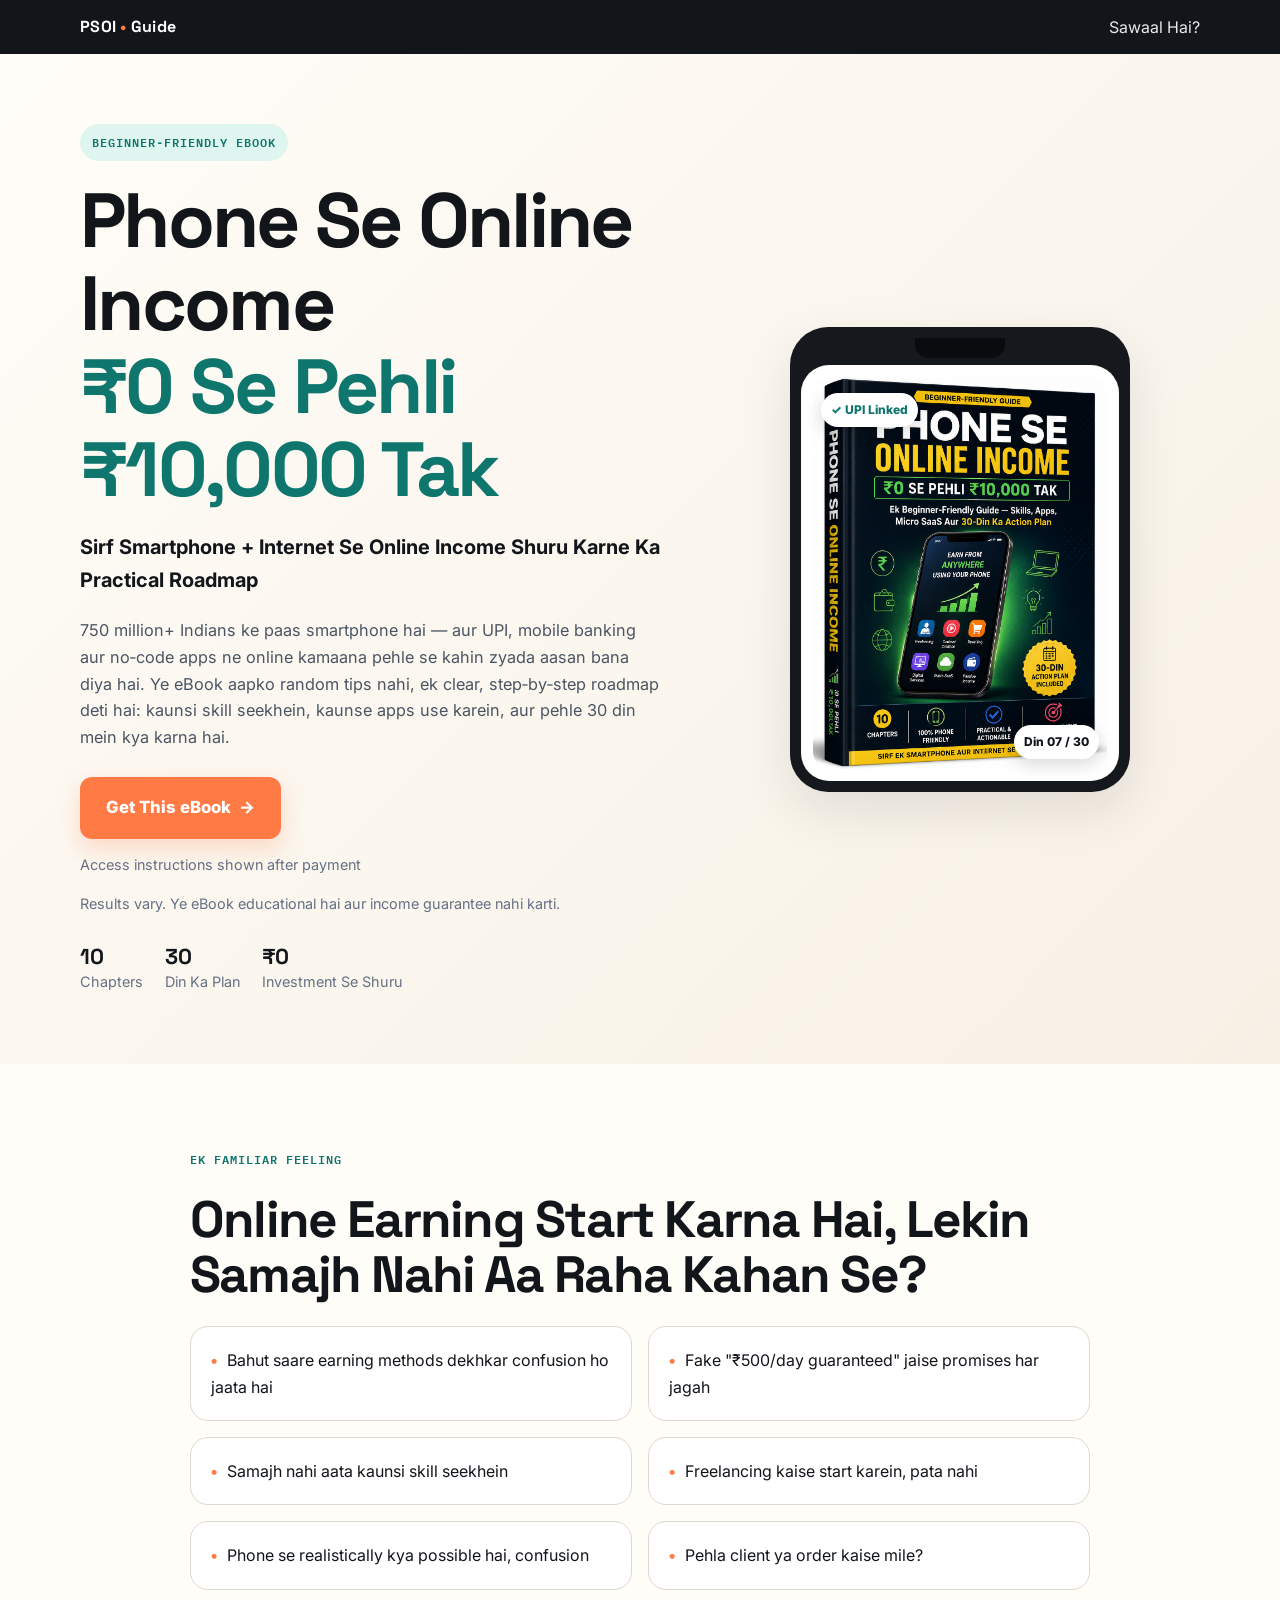
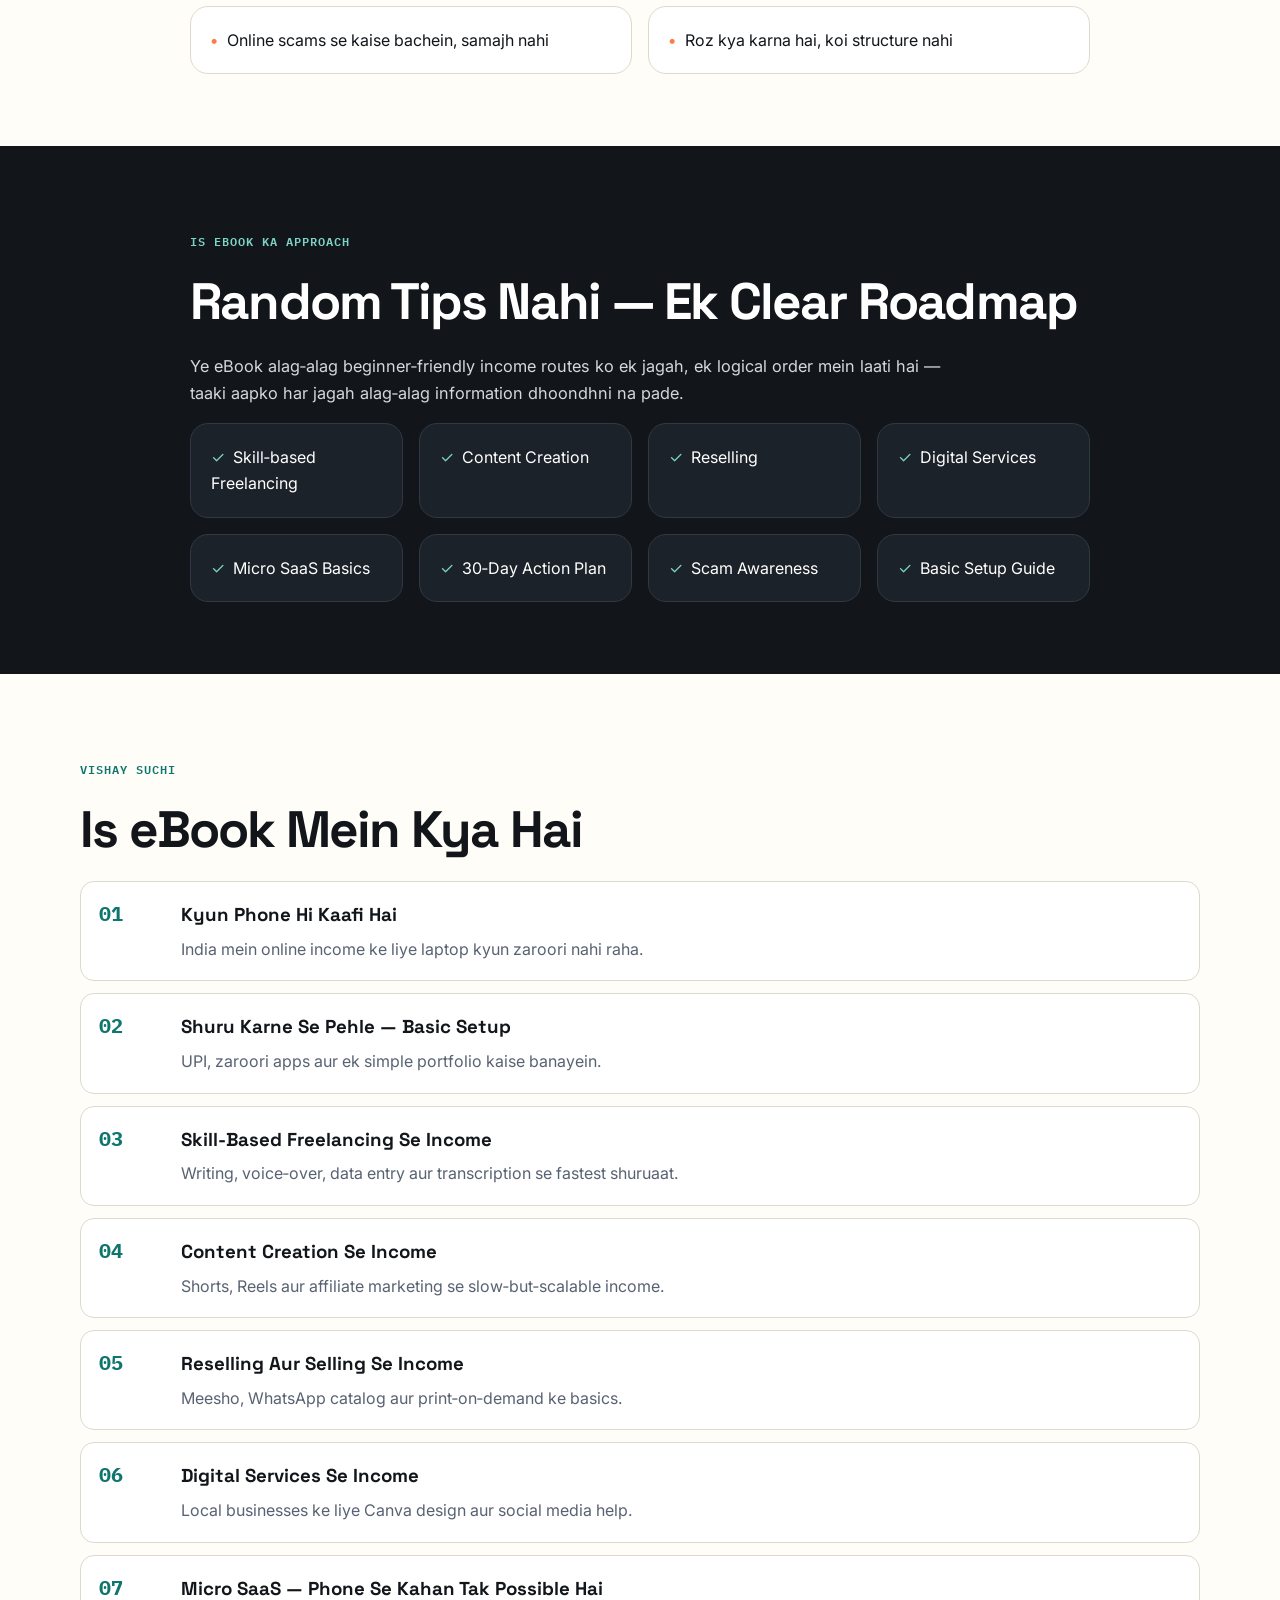
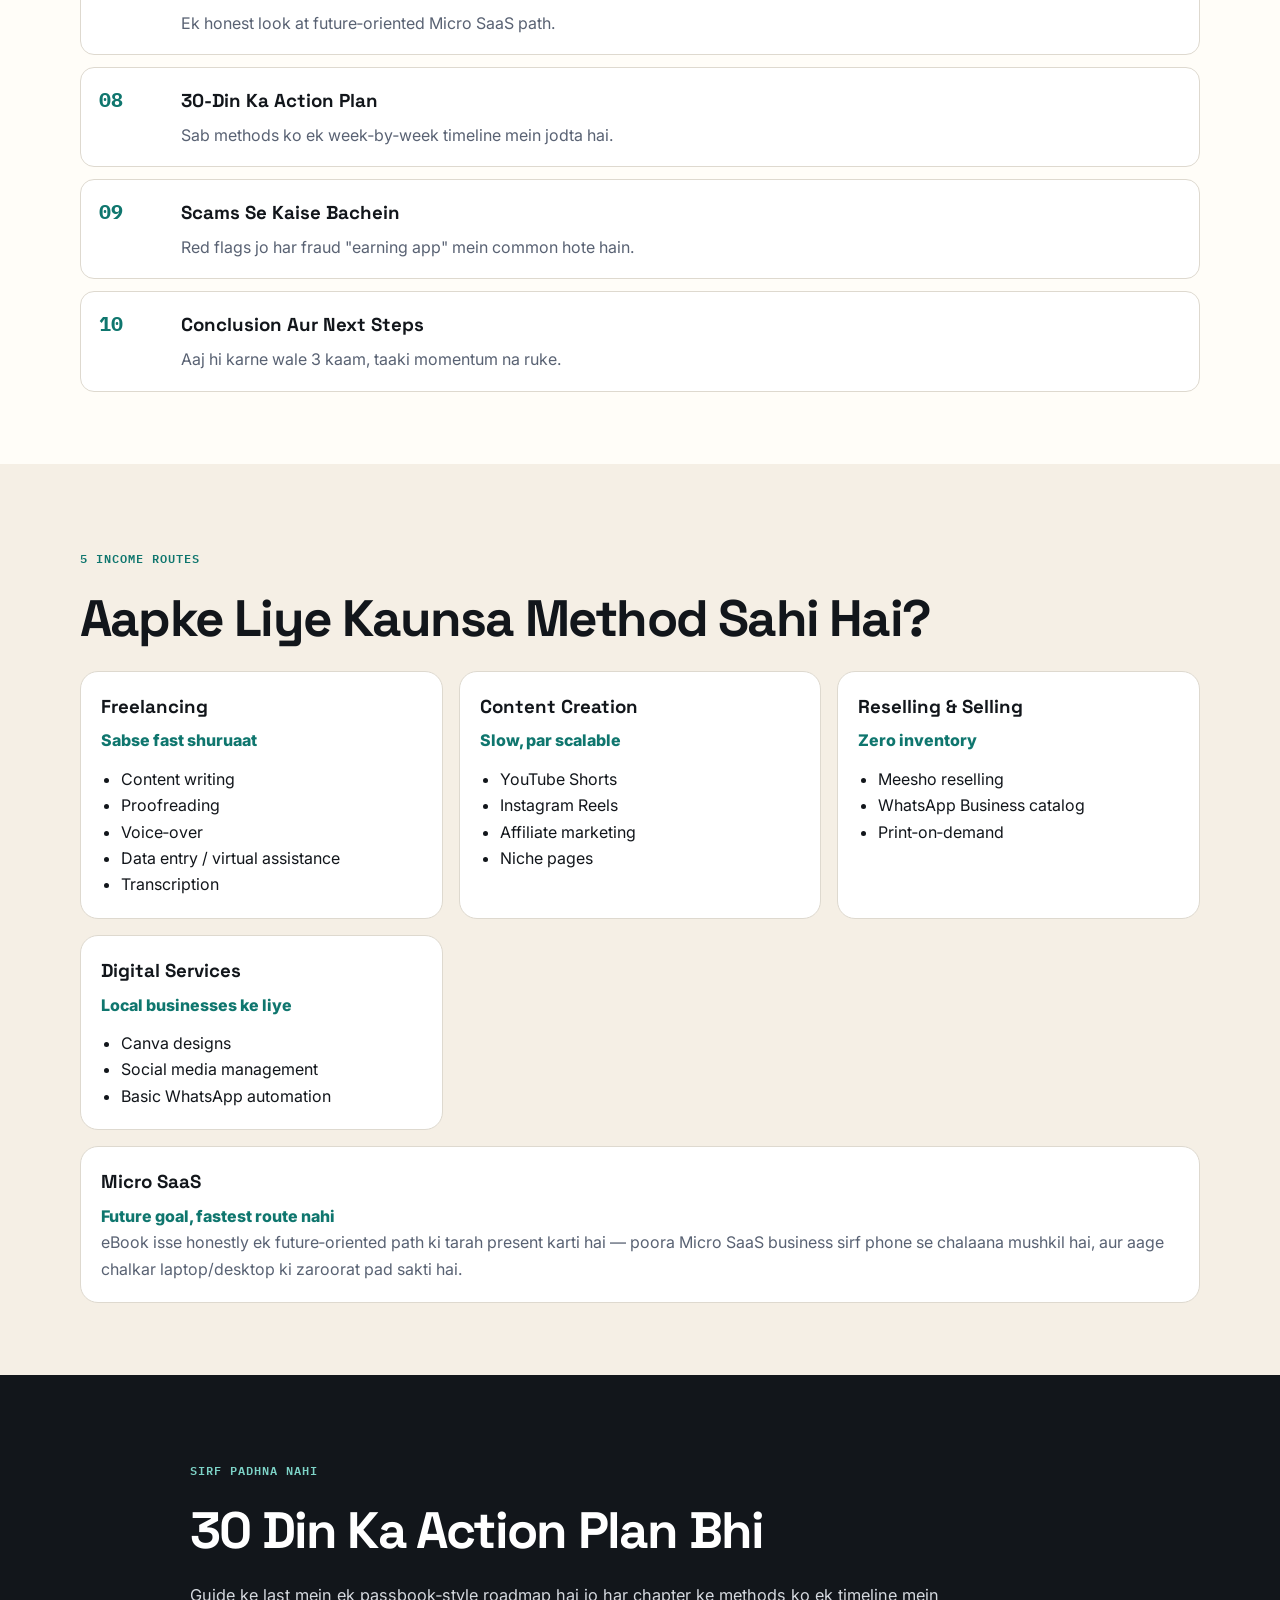
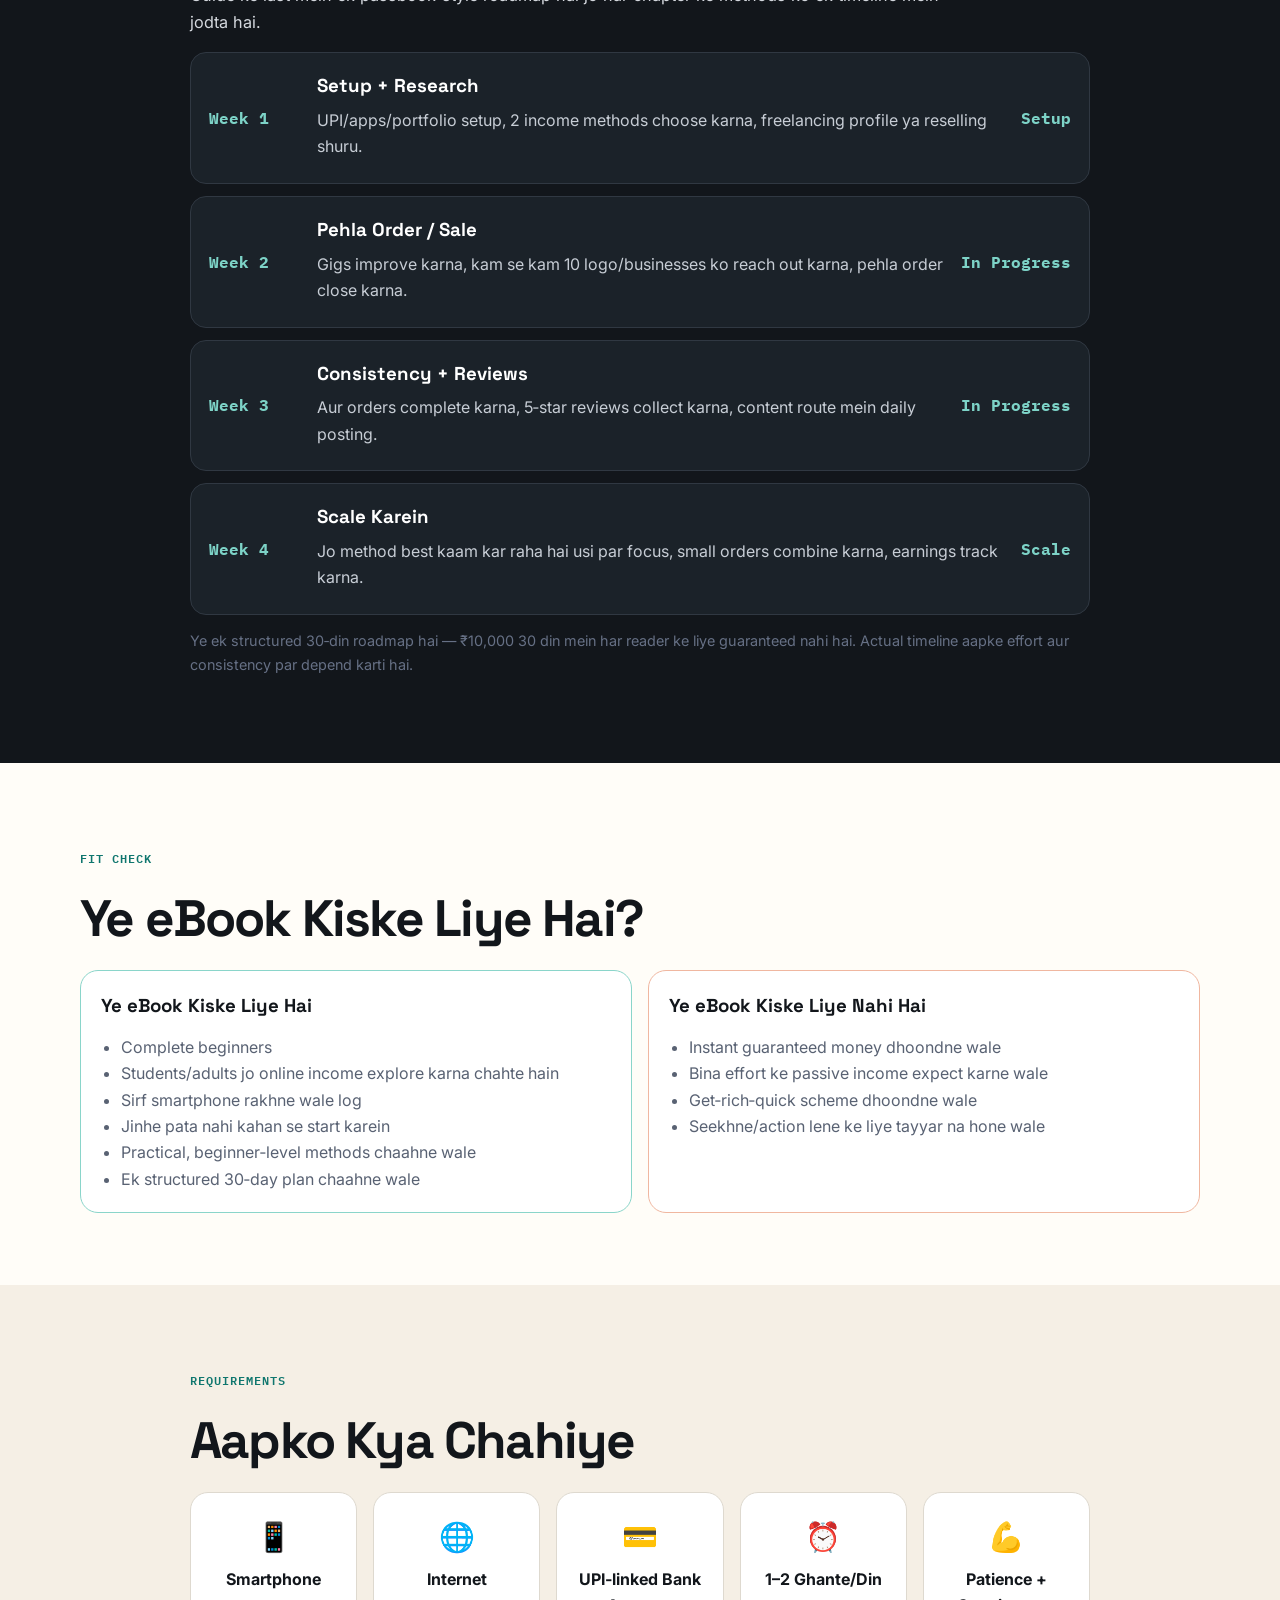
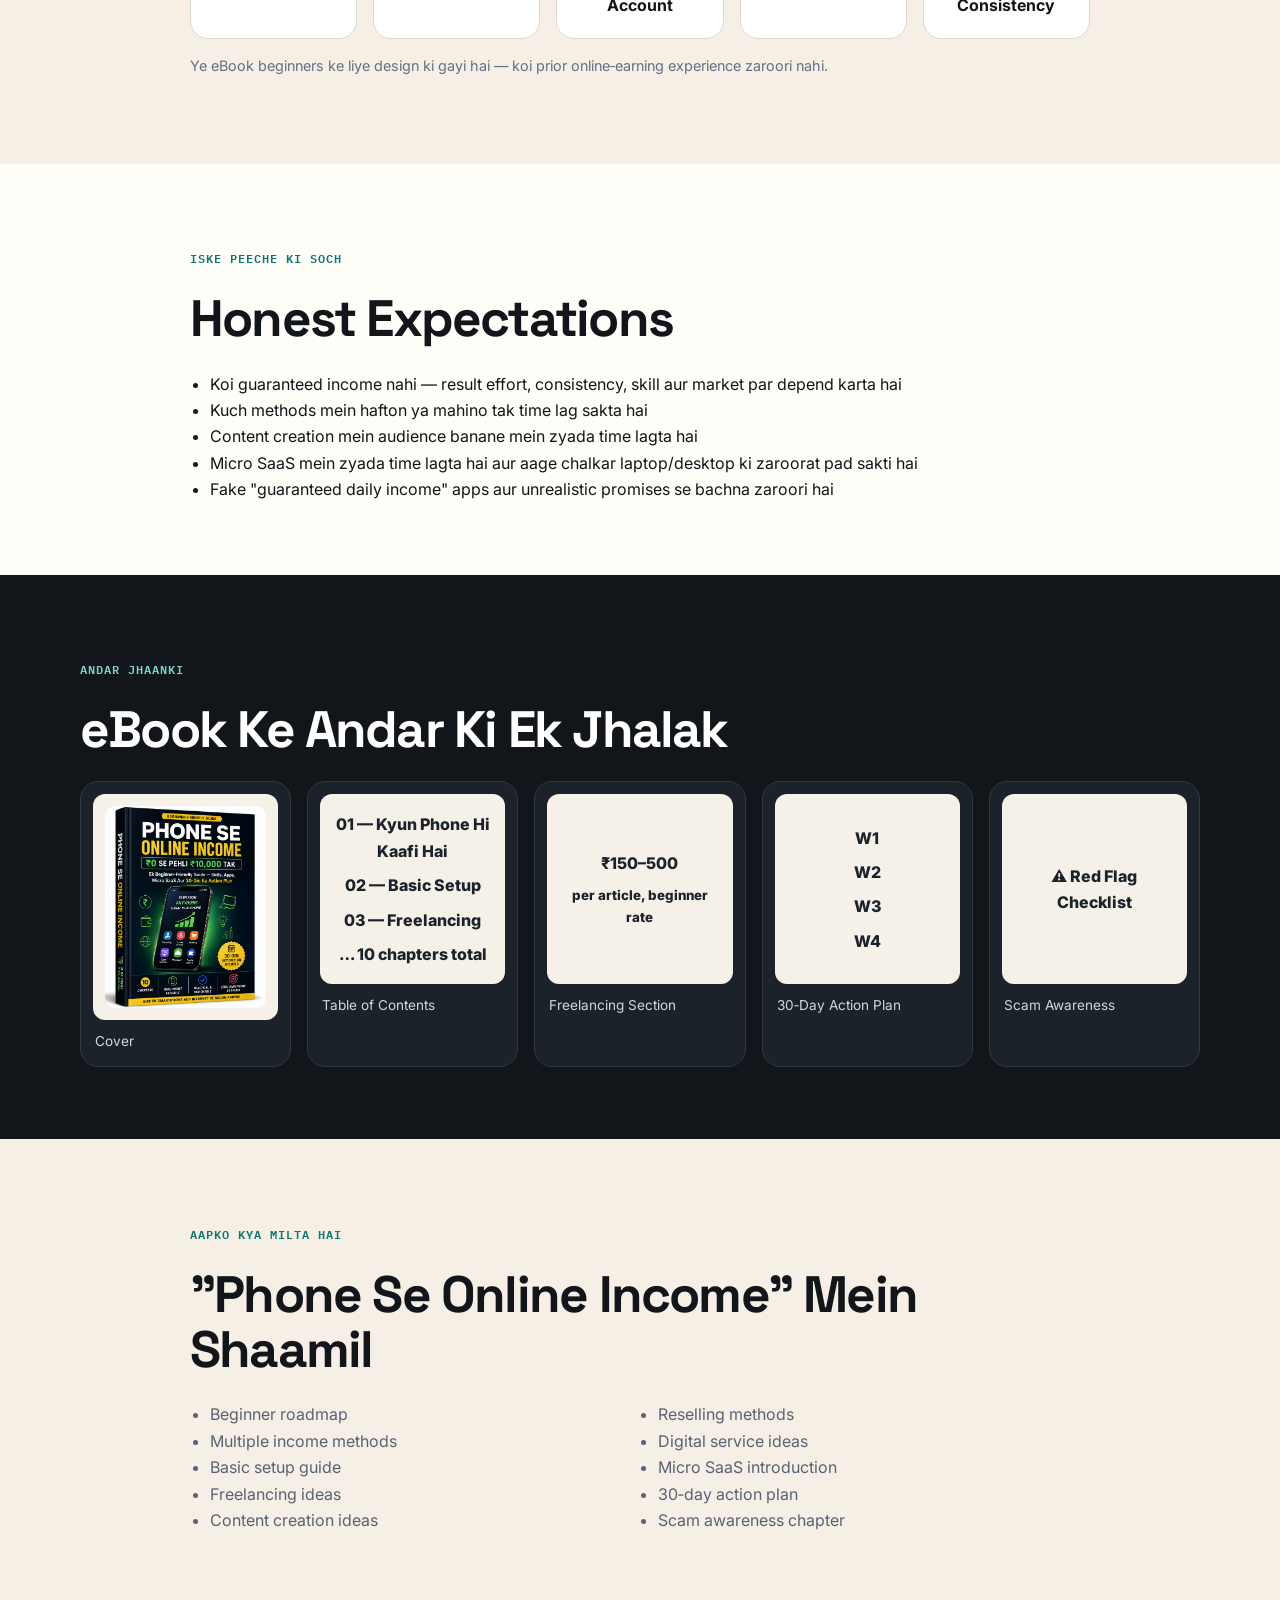
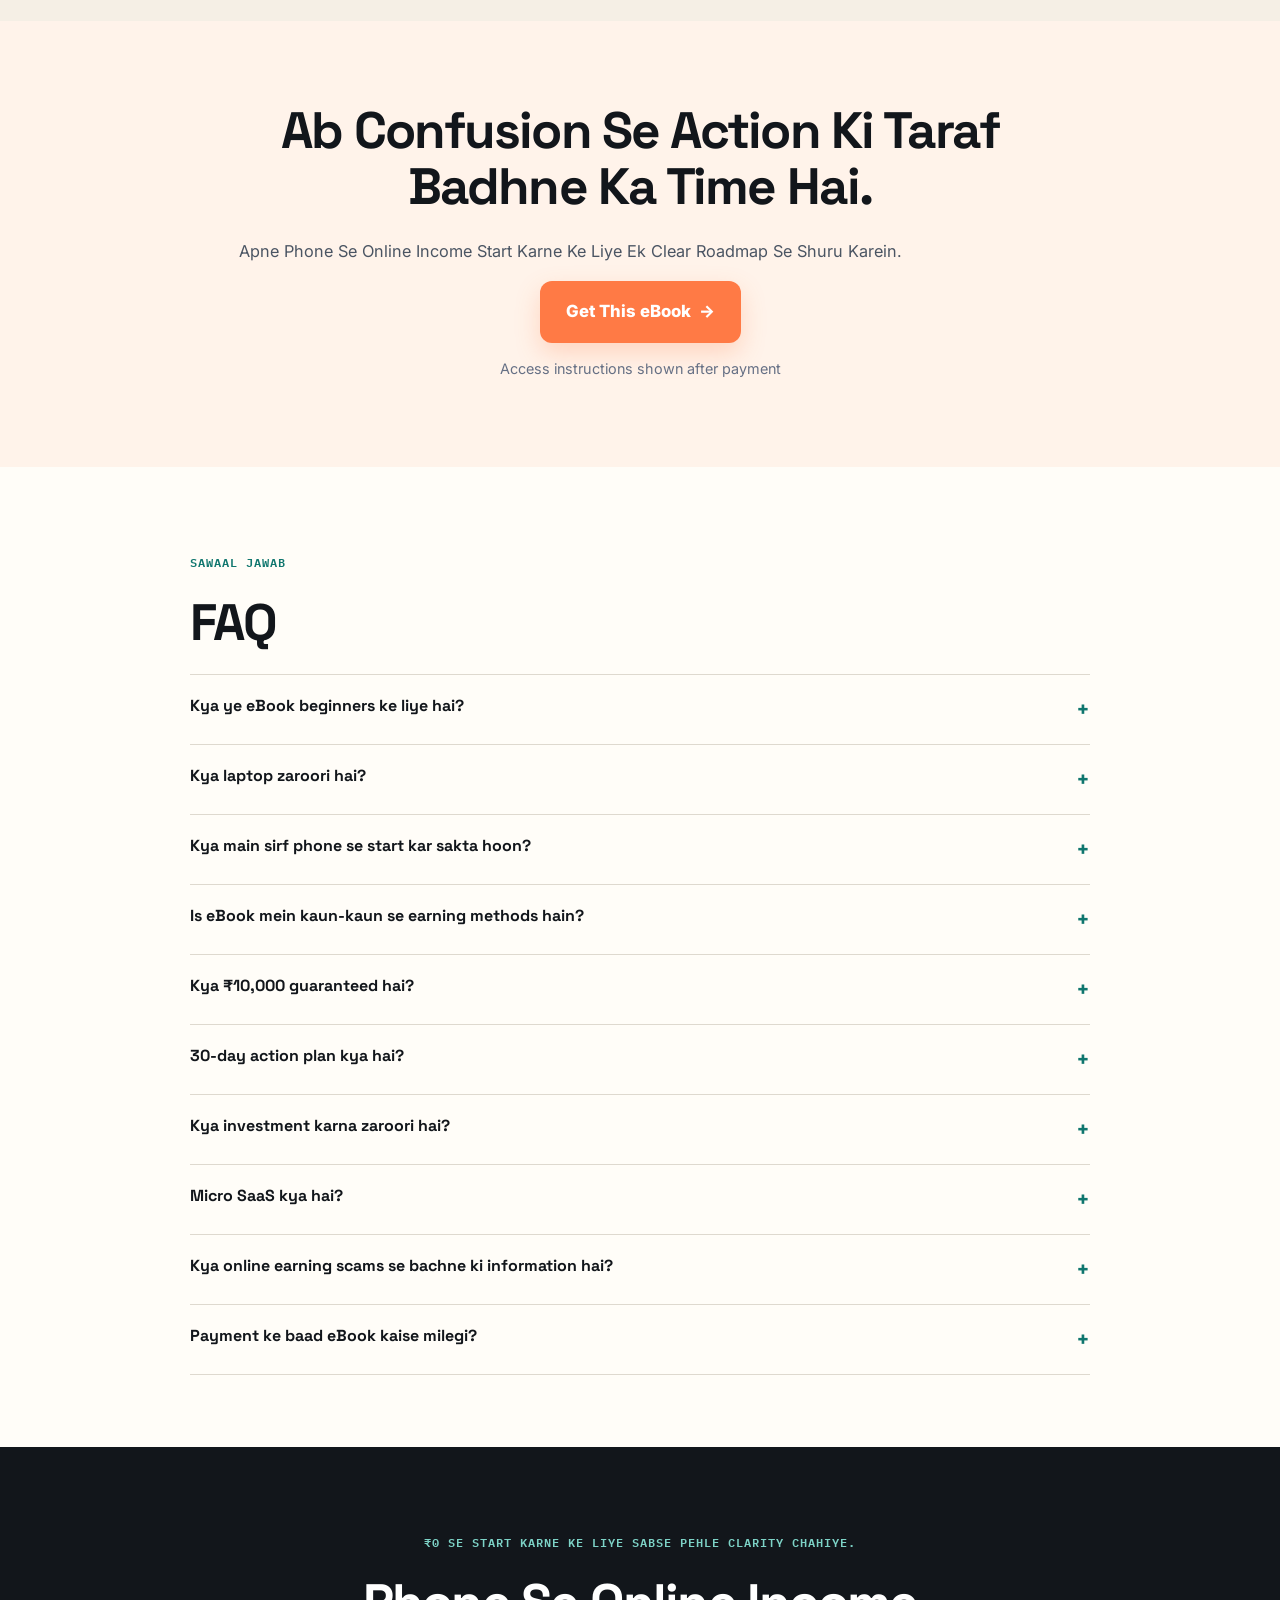
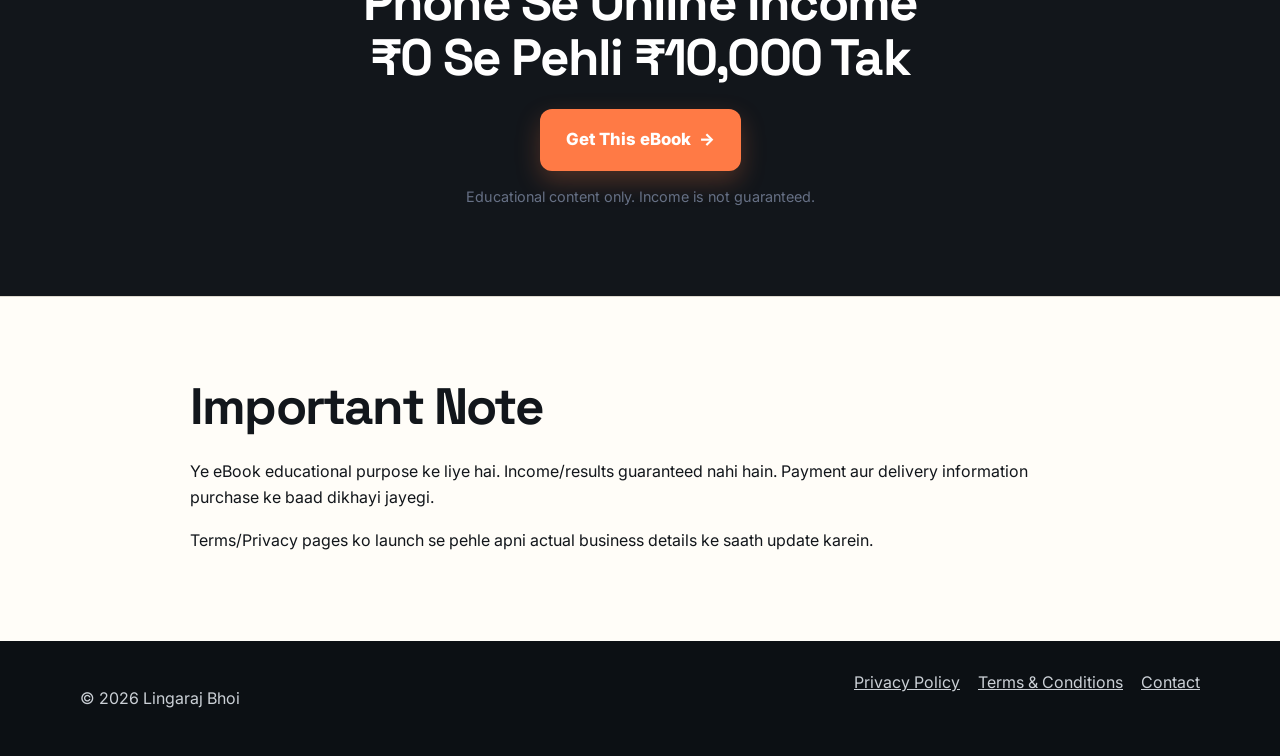
<file: index.html>
<!DOCTYPE html>
<html lang="hi-IN">
<head>
<meta charset="UTF-8">
<meta name="viewport" content="width=device-width, initial-scale=1.0">
<title>Phone Se Online Income: ₹0 Se Pehli ₹10,000 Tak | Beginner Guide</title>
<meta name="description" content="Smartphone aur internet se online income shuru karne ke practical methods — freelancing, content creation, reselling, digital services aur 30-day action plan. Ek honest, beginner-friendly eBook.">
<meta name="keywords" content="phone se online income, online earning from mobile, online income for beginners, smartphone se paise kaise kamaye, freelancing for beginners, online earning India, 30 day online income plan">

<meta property="og:type" content="product">
<meta property="og:title" content="Phone Se Online Income: ₹0 Se Pehli ₹10,000 Tak">
<meta property="og:description" content="Sirf smartphone aur internet se online income shuru karne ka practical, honest roadmap — 30-din ka action plan ke saath.">
<meta property="og:site_name" content="Phone Se Online Income">

<link rel="preconnect" href="https://fonts.googleapis.com">
<link rel="preconnect" href="https://fonts.gstatic.com" crossorigin>
<link href="https://fonts.googleapis.com/css2?family=Space+Grotesk:wght@500;600;700&family=Inter:wght@400;500;600;700&family=IBM+Plex+Mono:wght@500;600&display=swap" rel="stylesheet">
<link rel="stylesheet" href="style.css">
</head>
<body>

<a class="skip-link" href="#main">Content par jump karein</a>

<!-- ============ TOP BAR ============ -->
<header class="topbar">
  <div class="wrap topbar__inner">
    <span class="topbar__mark">PSOI<span class="dot">•</span>Guide</span>
    <a href="#faq" class="topbar__link">Sawaal Hai?</a>
  </div>
</header>

<main id="main">

<!-- ============ HERO ============ -->
<section class="hero">
  <div class="wrap hero__grid">
    <div class="hero__copy">
      <span class="badge">Beginner‑Friendly eBook</span>
      <h1 class="hero__title">Phone Se Online Income<br><span class="hero__title-accent">₹0 Se Pehli ₹10,000 Tak</span></h1>
      <p class="hero__sub">Sirf Smartphone + Internet Se Online Income Shuru Karne Ka Practical Roadmap</p>
      <p class="hero__desc">750 million+ Indians ke paas smartphone hai — aur UPI, mobile banking aur no‑code apps ne online kamaana pehle se kahin zyada aasan bana diya hai. Ye eBook aapko random tips nahi, ek clear, step‑by‑step roadmap deti hai: kaunsi skill seekhein, kaunse apps use karein, aur pehle 30 din mein kya karna hai.</p>

      <div class="cta-block">
        <!-- ================ PAYMENT BUTTON ================ -->
        <a href="https://imjo.in/WfMHhD" class="btn btn--primary btn--lg" id="ctaHero">
          Get This eBook <span aria-hidden="true">→</span>
        </a>
        <!-- If your payment gateway provides an HTML/JS snippet instead of a URL,
             replace the <a> above with that snippet, keeping the same button styling classes. -->
        <!-- ================================================= -->
        <p class="cta-note">Access instructions shown after payment</p>
      </div>
      <p class="disclaimer-inline">Results vary. Ye eBook educational hai aur income guarantee nahi karti.</p>

      <ul class="hero__stats" aria-label="eBook overview">
        <li><span class="hero__stats-num">10</span>Chapters</li>
        <li><span class="hero__stats-num">30</span>Din Ka Plan</li>
        <li><span class="hero__stats-num">₹0</span>Investment Se Shuru</li>
      </ul>
    </div>

    <div class="hero__visual" aria-hidden="true">
      <div class="phone-frame">
        <div class="phone-frame__notch"></div>
        <div class="phone-frame__screen">
          <img src="cover.png" alt="Phone Se Online Income eBook cover" class="real-cover">
          <div class="ui-chip ui-chip--upi">✓ UPI Linked</div>
          <div class="ui-chip ui-chip--day">Din 07 / 30</div>
        </div>
      </div>
    </div>
  </div>
</section>

<!-- ============ PROBLEM ============ -->
<section class="section section--paper">
  <div class="wrap wrap--narrow">
    <p class="eyebrow">Ek Familiar Feeling</p>
    <h2 class="section__title">Online Earning Start Karna Hai, Lekin Samajh Nahi Aa Raha Kahan Se?</h2>
    <div class="problem-grid">
      <div class="problem-item">Bahut saare earning methods dekhkar confusion ho jaata hai</div>
      <div class="problem-item">Fake "₹500/day guaranteed" jaise promises har jagah</div>
      <div class="problem-item">Samajh nahi aata kaunsi skill seekhein</div>
      <div class="problem-item">Freelancing kaise start karein, pata nahi</div>
      <div class="problem-item">Phone se realistically kya possible hai, confusion</div>
      <div class="problem-item">Pehla client ya order kaise mile?</div>
      <div class="problem-item">Online scams se kaise bachein, samajh nahi</div>
      <div class="problem-item">Roz kya karna hai, koi structure nahi</div>
    </div>
  </div>
</section>

<!-- ============ SOLUTION ============ -->
<section class="section section--ink">
  <div class="wrap wrap--narrow">
    <p class="eyebrow eyebrow--light">Is eBook Ka Approach</p>
    <h2 class="section__title section__title--light">Random Tips Nahi — Ek Clear Roadmap</h2>
    <p class="section__lead section__lead--light">Ye eBook alag‑alag beginner‑friendly income routes ko ek jagah, ek logical order mein laati hai — taaki aapko har jagah alag‑alag information dhoondhni na pade.</p>
    <div class="solution-grid">
      <div class="solution-card"><span class="solution-card__icon">✓</span>Skill‑based Freelancing</div>
      <div class="solution-card"><span class="solution-card__icon">✓</span>Content Creation</div>
      <div class="solution-card"><span class="solution-card__icon">✓</span>Reselling</div>
      <div class="solution-card"><span class="solution-card__icon">✓</span>Digital Services</div>
      <div class="solution-card"><span class="solution-card__icon">✓</span>Micro SaaS Basics</div>
      <div class="solution-card"><span class="solution-card__icon">✓</span>30‑Day Action Plan</div>
      <div class="solution-card"><span class="solution-card__icon">✓</span>Scam Awareness</div>
      <div class="solution-card"><span class="solution-card__icon">✓</span>Basic Setup Guide</div>
    </div>
  </div>
</section>

<!-- ============ WHAT'S INSIDE ============ -->
<section class="section section--paper" id="chapters">
  <div class="wrap">
    <p class="eyebrow">Vishay Suchi</p>
    <h2 class="section__title">Is eBook Mein Kya Hai</h2>
    <ol class="chapter-list">
      <li class="chapter-item"><span class="chapter-item__num">01</span><div><h3>Kyun Phone Hi Kaafi Hai</h3><p>India mein online income ke liye laptop kyun zaroori nahi raha.</p></div></li>
      <li class="chapter-item"><span class="chapter-item__num">02</span><div><h3>Shuru Karne Se Pehle — Basic Setup</h3><p>UPI, zaroori apps aur ek simple portfolio kaise banayein.</p></div></li>
      <li class="chapter-item"><span class="chapter-item__num">03</span><div><h3>Skill‑Based Freelancing Se Income</h3><p>Writing, voice‑over, data entry aur transcription se fastest shuruaat.</p></div></li>
      <li class="chapter-item"><span class="chapter-item__num">04</span><div><h3>Content Creation Se Income</h3><p>Shorts, Reels aur affiliate marketing se slow‑but‑scalable income.</p></div></li>
      <li class="chapter-item"><span class="chapter-item__num">05</span><div><h3>Reselling Aur Selling Se Income</h3><p>Meesho, WhatsApp catalog aur print‑on‑demand ke basics.</p></div></li>
      <li class="chapter-item"><span class="chapter-item__num">06</span><div><h3>Digital Services Se Income</h3><p>Local businesses ke liye Canva design aur social media help.</p></div></li>
      <li class="chapter-item"><span class="chapter-item__num">07</span><div><h3>Micro SaaS — Phone Se Kahan Tak Possible Hai</h3><p>Ek honest look at future‑oriented Micro SaaS path.</p></div></li>
      <li class="chapter-item"><span class="chapter-item__num">08</span><div><h3>30‑Din Ka Action Plan</h3><p>Sab methods ko ek week‑by‑week timeline mein jodta hai.</p></div></li>
      <li class="chapter-item"><span class="chapter-item__num">09</span><div><h3>Scams Se Kaise Bachein</h3><p>Red flags jo har fraud "earning app" mein common hote hain.</p></div></li>
      <li class="chapter-item"><span class="chapter-item__num">10</span><div><h3>Conclusion Aur Next Steps</h3><p>Aaj hi karne wale 3 kaam, taaki momentum na ruke.</p></div></li>
    </ol>
  </div>
</section>

<!-- ============ KEY METHODS ============ -->
<section class="section section--warm">
  <div class="wrap">
    <p class="eyebrow">5 Income Routes</p>
    <h2 class="section__title">Aapke Liye Kaunsa Method Sahi Hai?</h2>
    <div class="method-grid">
      <article class="method-card">
        <h3 class="method-card__title">Freelancing</h3>
        <p class="method-card__tag">Sabse fast shuruaat</p>
        <ul>
          <li>Content writing</li>
          <li>Proofreading</li>
          <li>Voice‑over</li>
          <li>Data entry / virtual assistance</li>
          <li>Transcription</li>
        </ul>
      </article>
      <article class="method-card">
        <h3 class="method-card__title">Content Creation</h3>
        <p class="method-card__tag">Slow, par scalable</p>
        <ul>
          <li>YouTube Shorts</li>
          <li>Instagram Reels</li>
          <li>Affiliate marketing</li>
          <li>Niche pages</li>
        </ul>
      </article>
      <article class="method-card">
        <h3 class="method-card__title">Reselling &amp; Selling</h3>
        <p class="method-card__tag">Zero inventory</p>
        <ul>
          <li>Meesho reselling</li>
          <li>WhatsApp Business catalog</li>
          <li>Print‑on‑demand</li>
        </ul>
      </article>
      <article class="method-card">
        <h3 class="method-card__title">Digital Services</h3>
        <p class="method-card__tag">Local businesses ke liye</p>
        <ul>
          <li>Canva designs</li>
          <li>Social media management</li>
          <li>Basic WhatsApp automation</li>
        </ul>
      </article>
      <article class="method-card method-card--future">
        <h3 class="method-card__title">Micro SaaS</h3>
        <p class="method-card__tag">Future goal, fastest route nahi</p>
        <p class="method-card__note">eBook isse honestly ek future‑oriented path ki tarah present karti hai — poora Micro SaaS business sirf phone se chalaana mushkil hai, aur aage chalkar laptop/desktop ki zaroorat pad sakti hai.</p>
      </article>
    </div>
  </div>
</section>

<!-- ============ 30 DAY PLAN — SIGNATURE PASSBOOK ============ -->
<section class="section section--ink" id="plan">
  <div class="wrap wrap--narrow">
    <p class="eyebrow eyebrow--light">Sirf Padhna Nahi</p>
    <h2 class="section__title section__title--light">30 Din Ka Action Plan Bhi</h2>
    <p class="section__lead section__lead--light">Guide ke last mein ek passbook‑style roadmap hai jo har chapter ke methods ko ek timeline mein jodta hai.</p>

    <div class="passbook" role="list">
      <div class="passbook__entry" role="listitem">
        <div class="passbook__week">Week 1</div>
        <div class="passbook__body">
          <h3>Setup + Research</h3>
          <p>UPI/apps/portfolio setup, 2 income methods choose karna, freelancing profile ya reselling shuru.</p>
        </div>
        <div class="passbook__status">Setup</div>
      </div>
      <div class="passbook__entry" role="listitem">
        <div class="passbook__week">Week 2</div>
        <div class="passbook__body">
          <h3>Pehla Order / Sale</h3>
          <p>Gigs improve karna, kam se kam 10 logo/businesses ko reach out karna, pehla order close karna.</p>
        </div>
        <div class="passbook__status">In Progress</div>
      </div>
      <div class="passbook__entry" role="listitem">
        <div class="passbook__week">Week 3</div>
        <div class="passbook__body">
          <h3>Consistency + Reviews</h3>
          <p>Aur orders complete karna, 5‑star reviews collect karna, content route mein daily posting.</p>
        </div>
        <div class="passbook__status">In Progress</div>
      </div>
      <div class="passbook__entry" role="listitem">
        <div class="passbook__week">Week 4</div>
        <div class="passbook__body">
          <h3>Scale Karein</h3>
          <p>Jo method best kaam kar raha hai usi par focus, small orders combine karna, earnings track karna.</p>
        </div>
        <div class="passbook__status">Scale</div>
      </div>
    </div>
    <p class="plan-footnote">Ye ek structured 30‑din roadmap hai — ₹10,000 30 din mein har reader ke liye guaranteed nahi hai. Actual timeline aapke effort aur consistency par depend karti hai.</p>
  </div>
</section>

<!-- ============ WHO IS THIS FOR ============ -->
<section class="section section--paper">
  <div class="wrap">
    <p class="eyebrow">Fit Check</p>
    <h2 class="section__title">Ye eBook Kiske Liye Hai?</h2>
    <div class="fit-grid">
      <div class="fit-card fit-card--yes">
        <h3>Ye eBook Kiske Liye Hai</h3>
        <ul>
          <li>Complete beginners</li>
          <li>Students/adults jo online income explore karna chahte hain</li>
          <li>Sirf smartphone rakhne wale log</li>
          <li>Jinhe pata nahi kahan se start karein</li>
          <li>Practical, beginner‑level methods chaahne wale</li>
          <li>Ek structured 30‑day plan chaahne wale</li>
        </ul>
      </div>
      <div class="fit-card fit-card--no">
        <h3>Ye eBook Kiske Liye Nahi Hai</h3>
        <ul>
          <li>Instant guaranteed money dhoondne wale</li>
          <li>Bina effort ke passive income expect karne wale</li>
          <li>Get‑rich‑quick scheme dhoondne wale</li>
          <li>Seekhne/action lene ke liye tayyar na hone wale</li>
        </ul>
      </div>
    </div>
  </div>
</section>

<!-- ============ WHAT YOU NEED ============ -->
<section class="section section--warm">
  <div class="wrap wrap--narrow">
    <p class="eyebrow">Requirements</p>
    <h2 class="section__title">Aapko Kya Chahiye</h2>
    <div class="need-grid">
      <div class="need-item"><span class="need-item__icon">📱</span>Smartphone</div>
      <div class="need-item"><span class="need-item__icon">🌐</span>Internet</div>
      <div class="need-item"><span class="need-item__icon">💳</span>UPI‑linked Bank Account</div>
      <div class="need-item"><span class="need-item__icon">⏰</span>1–2 Ghante/Din</div>
      <div class="need-item"><span class="need-item__icon">💪</span>Patience + Consistency</div>
    </div>
    <p class="need-footnote">Ye eBook beginners ke liye design ki gayi hai — koi prior online‑earning experience zaroori nahi.</p>
  </div>
</section>

<!-- ============ HONEST EXPECTATIONS ============ -->
<section class="section section--paper">
  <div class="wrap wrap--narrow">
    <p class="eyebrow">Iske Peeche Ki Soch</p>
    <h2 class="section__title">Honest Expectations</h2>
    <ul class="honest-list">
      <li>Koi guaranteed income nahi — result effort, consistency, skill aur market par depend karta hai</li>
      <li>Kuch methods mein hafton ya mahino tak time lag sakta hai</li>
      <li>Content creation mein audience banane mein zyada time lagta hai</li>
      <li>Micro SaaS mein zyada time lagta hai aur aage chalkar laptop/desktop ki zaroorat pad sakti hai</li>
      <li>Fake "guaranteed daily income" apps aur unrealistic promises se bachna zaroori hai</li>
    </ul>
  </div>
</section>

<!-- ============ PREVIEW ============ -->
<section class="section section--ink">
  <div class="wrap">
    <p class="eyebrow eyebrow--light">Andar Jhaanki</p>
    <h2 class="section__title section__title--light">eBook Ke Andar Ki Ek Jhalak</h2>
    <div class="preview-grid">
      <div class="preview-card">
        <div class="preview-card__mock preview-card__mock--cover"><img src="cover.png" alt="eBook cover"></div>
        <p>Cover</p>
      </div>
      <div class="preview-card">
        <div class="preview-card__mock preview-card__mock--toc">
          <span>01 — Kyun Phone Hi Kaafi Hai</span>
          <span>02 — Basic Setup</span>
          <span>03 — Freelancing</span>
          <span>… 10 chapters total</span>
        </div>
        <p>Table of Contents</p>
      </div>
      <div class="preview-card">
        <div class="preview-card__mock preview-card__mock--freelance">
          <span>₹150–500</span>
          <small>per article, beginner rate</small>
        </div>
        <p>Freelancing Section</p>
      </div>
      <div class="preview-card">
        <div class="preview-card__mock preview-card__mock--plan">
          <span>W1</span><span>W2</span><span>W3</span><span>W4</span>
        </div>
        <p>30‑Day Action Plan</p>
      </div>
      <div class="preview-card">
        <div class="preview-card__mock preview-card__mock--scam">
          <span>⚠ Red Flag Checklist</span>
        </div>
        <p>Scam Awareness</p>
      </div>
    </div>
  </div>
</section>

<!-- ============ VALUE STACK ============ -->
<section class="section section--warm">
  <div class="wrap wrap--narrow">
    <p class="eyebrow">Aapko Kya Milta Hai</p>
    <h2 class="section__title">"Phone Se Online Income" Mein Shaamil</h2>
    <ul class="value-list">
      <li>Beginner roadmap</li>
      <li>Multiple income methods</li>
      <li>Basic setup guide</li>
      <li>Freelancing ideas</li>
      <li>Content creation ideas</li>
      <li>Reselling methods</li>
      <li>Digital service ideas</li>
      <li>Micro SaaS introduction</li>
      <li>30‑day action plan</li>
      <li>Scam awareness chapter</li>
    </ul>
  </div>
</section>

<!-- ============ MID CTA ============ -->
<section class="section section--cta">
  <div class="wrap wrap--narrow cta-center">
    <h2 class="section__title">Ab Confusion Se Action Ki Taraf Badhne Ka Time Hai.</h2>
    <p class="section__lead">Apne Phone Se Online Income Start Karne Ke Liye Ek Clear Roadmap Se Shuru Karein.</p>
    <!-- ================ PAYMENT BUTTON ================ -->
    <a href="https://imjo.in/WfMHhD" class="btn btn--primary btn--lg">Get This eBook <span aria-hidden="true">→</span></a>
    <!-- ================================================= -->
    <p class="cta-note">Access instructions shown after payment</p>
  </div>
</section>

<!-- ============ FAQ ============ -->
<section class="section section--paper" id="faq">
  <div class="wrap wrap--narrow">
    <p class="eyebrow">Sawaal Jawab</p>
    <h2 class="section__title">FAQ</h2>
    <div class="accordion">

      <div class="accordion__item">
        <button class="accordion__trigger" aria-expanded="false">Kya ye eBook beginners ke liye hai?<span class="accordion__icon">+</span></button>
        <div class="accordion__panel"><p>Haan. Ye eBook specifically un logo ke liye likhi gayi hai jinhe online income ka koi prior experience nahi hai.</p></div>
      </div>

      <div class="accordion__item">
        <button class="accordion__trigger" aria-expanded="false">Kya laptop zaroori hai?<span class="accordion__icon">+</span></button>
        <div class="accordion__panel"><p>Nahi. Zyadatar methods sirf smartphone se possible hain. Sirf Micro SaaS jaisa future‑oriented path aage chalkar laptop/desktop maang sakta hai.</p></div>
      </div>

      <div class="accordion__item">
        <button class="accordion__trigger" aria-expanded="false">Kya main sirf phone se start kar sakta hoon?<span class="accordion__icon">+</span></button>
        <div class="accordion__panel"><p>Haan — pura roadmap smartphone + internet + UPI‑linked bank account ko base maan kar banaya gaya hai.</p></div>
      </div>

      <div class="accordion__item">
        <button class="accordion__trigger" aria-expanded="false">Is eBook mein kaun‑kaun se earning methods hain?<span class="accordion__icon">+</span></button>
        <div class="accordion__panel"><p>Skill‑based freelancing, content creation, reselling, digital services, aur Micro SaaS ka ek future‑oriented introduction.</p></div>
      </div>

      <div class="accordion__item">
        <button class="accordion__trigger" aria-expanded="false">Kya ₹10,000 guaranteed hai?<span class="accordion__icon">+</span></button>
        <div class="accordion__panel"><p>No. ₹10,000 guaranteed nahi hai. eBook ek practical educational roadmap provide karti hai. Actual results effort, consistency, skills and market conditions par depend karte hain.</p></div>
      </div>

      <div class="accordion__item">
        <button class="accordion__trigger" aria-expanded="false">30‑day action plan kya hai?<span class="accordion__icon">+</span></button>
        <div class="accordion__panel"><p>Ye ek week‑by‑week structured roadmap hai jo setup, pehla order, consistency aur scaling ko cover karta hai.</p></div>
      </div>

      <div class="accordion__item">
        <button class="accordion__trigger" aria-expanded="false">Kya investment karna zaroori hai?<span class="accordion__icon">+</span></button>
        <div class="accordion__panel"><p>Nahi. Guide mein diye gaye zyadatar methods ₹0 investment se shuru kiye ja sakte hain.</p></div>
      </div>

      <div class="accordion__item">
        <button class="accordion__trigger" aria-expanded="false">Micro SaaS kya hai?<span class="accordion__icon">+</span></button>
        <div class="accordion__panel"><p>Ek chhota, focused software tool jo ek specific problem solve kare. eBook mein ise ek future goal ki tarah present kiya gaya hai, sabse fast route ki tarah nahi.</p></div>
      </div>

      <div class="accordion__item">
        <button class="accordion__trigger" aria-expanded="false">Kya online earning scams se bachne ki information hai?<span class="accordion__icon">+</span></button>
        <div class="accordion__panel"><p>Haan — Chapter 9 poora scams aur red flags identify karne par focused hai.</p></div>
      </div>

      <div class="accordion__item">
        <button class="accordion__trigger" aria-expanded="false">Payment ke baad eBook kaise milegi?<span class="accordion__icon">+</span></button>
        <div class="accordion__panel"><p>Successful payment ke baad aapko Thank You page par redirect kiya jaayega, jahan download link diya gaya hoga.</p></div>
      </div>

    </div>
  </div>
</section>

<!-- ============ FINAL CTA ============ -->
<section class="section section--ink final-cta">
  <div class="wrap wrap--narrow cta-center">
    <p class="eyebrow eyebrow--light">₹0 Se Start Karne Ke Liye Sabse Pehle Clarity Chahiye.</p>
    <h2 class="section__title section__title--light">Phone Se Online Income<br>₹0 Se Pehli ₹10,000 Tak</h2>
    <!-- ================ PAYMENT BUTTON ================ -->
    <a href="https://imjo.in/WfMHhD" class="btn btn--primary btn--lg">Get This eBook <span aria-hidden="true">→</span></a>
    <!-- ================================================= -->
    <p class="disclaimer-inline disclaimer-inline--light">Educational content only. Income is not guaranteed.</p>
  </div>
</section>

</main>

<section class="section section--paper legal-note" id="privacy">
  <div class="wrap wrap--narrow">
    <h2 class="section__title">Important Note</h2>
    <p>Ye eBook educational purpose ke liye hai. Income/results guaranteed nahi hain. Payment aur delivery information purchase ke baad dikhayi jayegi.</p>
    <p id="terms">Terms/Privacy pages ko launch se pehle apni actual business details ke saath update karein.</p>
  </div>
</section>

<!-- ============ FOOTER ============ -->
<footer class="footer">
  <div class="wrap footer__inner">
    <p>© 2026 Lingaraj Bhoi</p>
    <nav class="footer__links" aria-label="Footer">
      <a href="#privacy">Privacy Policy</a>
      <a href="#terms">Terms &amp; Conditions</a>
      <a href="mailto:contact@example.com">Contact</a>
    </nav>
  </div>
</footer>

<!-- ============ STICKY MOBILE CTA ============ -->
<div class="sticky-cta">
  <!-- ================ PAYMENT BUTTON ================ -->
  <a href="https://imjo.in/WfMHhD" class="btn btn--primary btn--block">Get This eBook →</a>
  <!-- ================================================= -->
</div>

<script src="script.js"></script>
</body>
</html>
</file>
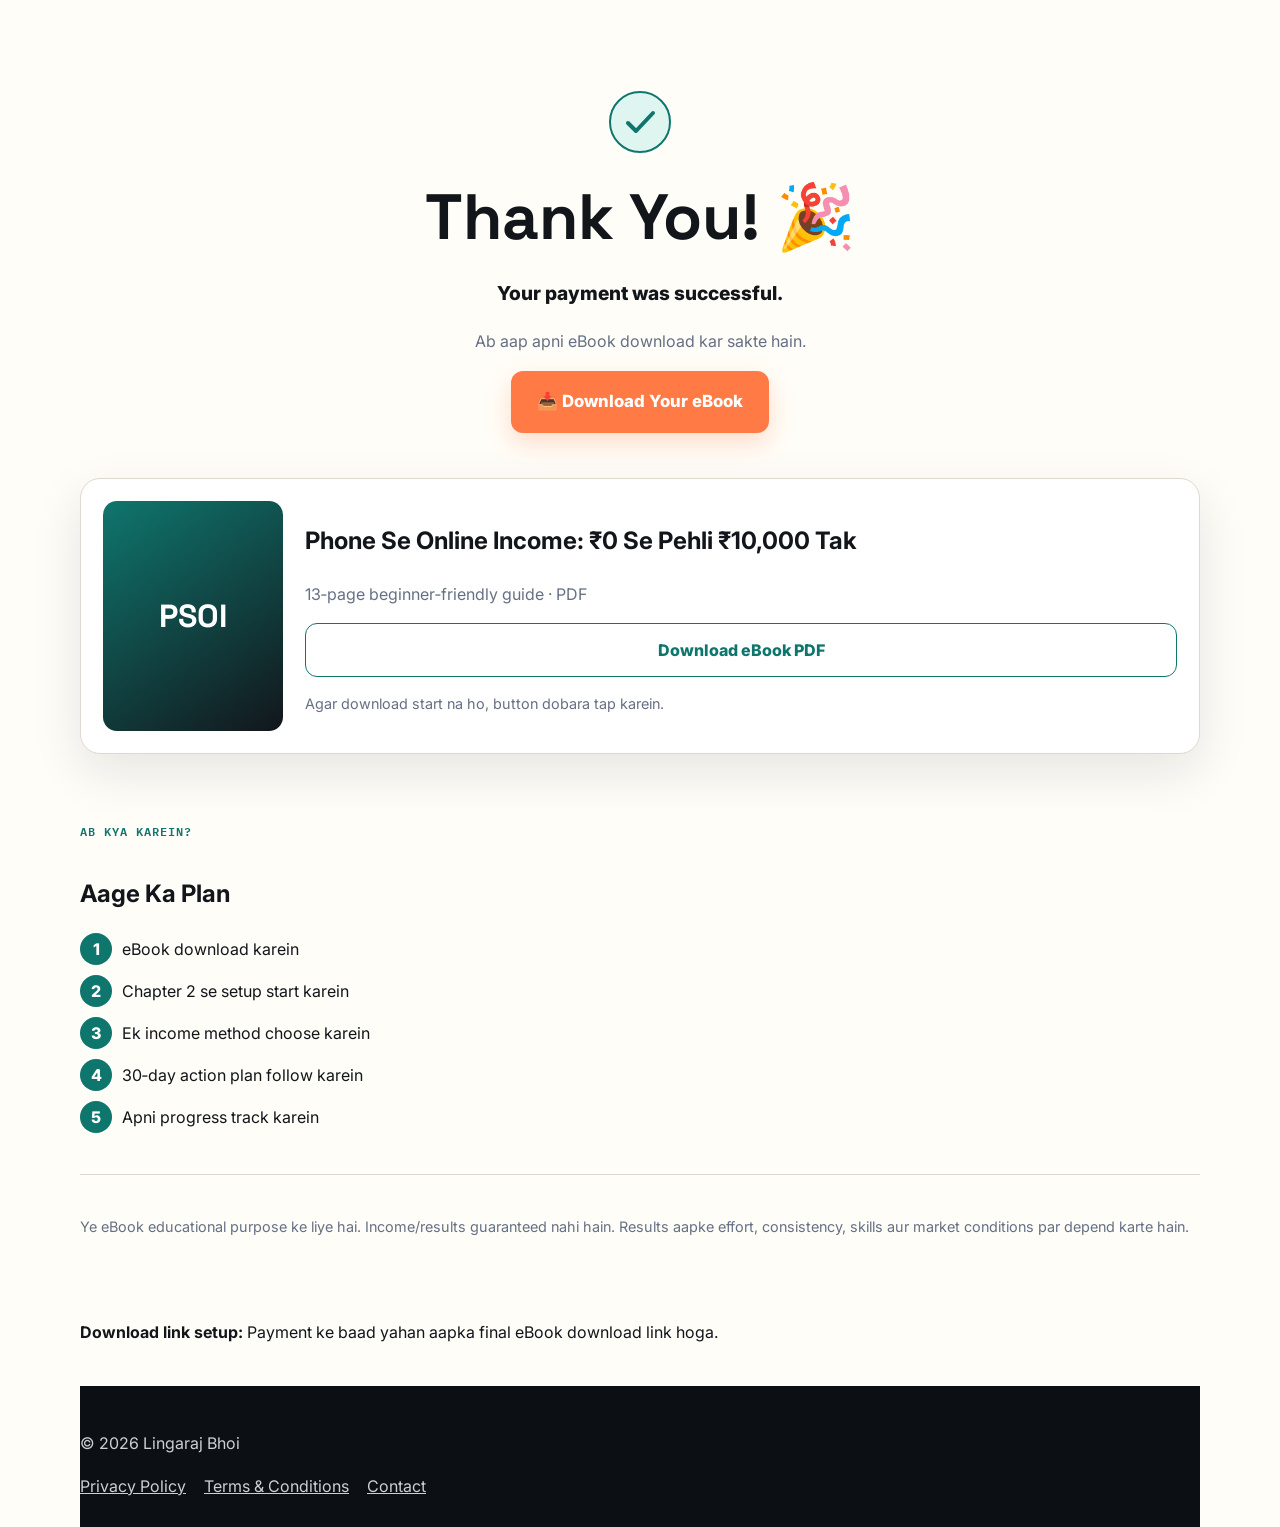
<file: thank-you.html>
<!DOCTYPE html>
<html lang="hi-IN">
<head>
<meta charset="UTF-8">
<meta name="viewport" content="width=device-width, initial-scale=1.0">
<title>Thank You — Phone Se Online Income</title>
<meta name="description" content="Aapka payment successful ho gaya hai. Apni Phone Se Online Income eBook yahan se download karein.">
<meta name="robots" content="noindex">
<link rel="preconnect" href="https://fonts.googleapis.com">
<link rel="preconnect" href="https://fonts.gstatic.com" crossorigin>
<link href="https://fonts.googleapis.com/css2?family=Space+Grotesk:wght@500;600;700&family=Inter:wght@400;500;600;700&family=IBM+Plex+Mono:wght@500;600&display=swap" rel="stylesheet">
<link rel="stylesheet" href="style.css">
</head>
<body>

<main class="wrap">

  <!-- ============ SUCCESS HERO ============ -->
  <section class="success">
    <div class="success__icon" aria-hidden="true">
      <svg viewBox="0 0 64 64" width="64" height="64">
        <circle cx="32" cy="32" r="30" fill="var(--teal-tint)" stroke="var(--teal)" stroke-width="2"/>
        <path d="M20 33 L28 41 L45 23" fill="none" stroke="var(--teal)" stroke-width="4" stroke-linecap="round" stroke-linejoin="round"/>
      </svg>
    </div>
    <h1 class="success__title">Thank You! 🎉</h1>
    <p class="success__sub">Your payment was successful.</p>
    <p class="success__desc">Ab aap apni eBook download kar sakte hain.</p>

    <!-- ================ DOWNLOAD BUTTON ================ -->
    <a href="PASTE_EBOOK_DOWNLOAD_LINK_HERE" class="btn btn--primary btn--lg" id="downloadBtn">
      📥 Download Your eBook
    </a>
    <!-- =================================================== -->
  </section>

  <!-- ============ DOWNLOAD CARD ============ -->
  <section class="download-card">
    <div class="download-card__mock" aria-hidden="true">PSOI</div>
    <div class="download-card__body">
      <h2>Phone Se Online Income: ₹0 Se Pehli ₹10,000 Tak</h2>
      <p class="download-card__meta">13‑page beginner‑friendly guide · PDF</p>
      <!-- ================ DOWNLOAD BUTTON ================ -->
      <a href="PASTE_EBOOK_DOWNLOAD_LINK_HERE" class="btn btn--secondary btn--block">Download eBook PDF</a>
      <!-- =================================================== -->
      <p class="download-card__hint">Agar download start na ho, button dobara tap karein.</p>
    </div>
  </section>

  <!-- ============ NEXT STEPS ============ -->
  <section class="next-steps">
    <p class="eyebrow">Ab Kya Karein?</p>
    <h2 class="next-steps__title">Aage Ka Plan</h2>
    <ol class="next-steps__list">
      <li><span class="next-steps__num">1</span>eBook download karein</li>
      <li><span class="next-steps__num">2</span>Chapter 2 se setup start karein</li>
      <li><span class="next-steps__num">3</span>Ek income method choose karein</li>
      <li><span class="next-steps__num">4</span>30‑day action plan follow karein</li>
      <li><span class="next-steps__num">5</span>Apni progress track karein</li>
    </ol>
  </section>

  <!-- ============ DISCLAIMER ============ -->
  <section class="disclaimer">
    <p>Ye eBook educational purpose ke liye hai. Income/results guaranteed nahi hain. Results aapke effort, consistency, skills aur market conditions par depend karte hain.</p>
  </section>

  <section class="download-help">
      <p><strong>Download link setup:</strong> Payment ke baad yahan aapka final eBook download link hoga.</p>
    </section>

  <footer class="footer">
    <p>© 2026 Lingaraj Bhoi</p>
    <nav class="footer__links" aria-label="Footer">
      <a href="#privacy">Privacy Policy</a>
      <a href="#terms">Terms &amp; Conditions</a>
      <a href="mailto:contact@example.com">Contact</a>
    </nav>
  </footer>

</main>

<script src="script.js"></script>
</body>
</html>
</file>
<file: style.css>
:root{
  --ink:#12161b;--paper:#fffdf8;--warm:#f5efe5;--teal:#0f766e;--teal-tint:#dff5f0;
  --accent:#ff7a45;--line:#ded9cf;--muted:#667085;--white:#fff;
  --shadow:0 18px 50px rgba(18,22,27,.10);--radius:18px;
}
*{box-sizing:border-box}
html{scroll-behavior:smooth}
body{margin:0;background:var(--paper);color:var(--ink);font-family:Inter,system-ui,-apple-system,BlinkMacSystemFont,"Segoe UI",sans-serif;line-height:1.65}
a{color:inherit}
img{max-width:100%;display:block}
.wrap{width:min(1120px,92%);margin:auto}
.wrap--narrow{width:min(900px,92%)}
.skip-link{position:absolute;left:-9999px}
.skip-link:focus{left:12px;top:12px;background:#fff;padding:10px;z-index:99}
.topbar{background:var(--ink);color:#fff}
.topbar__inner{display:flex;justify-content:space-between;align-items:center;padding:14px 0}
.topbar__mark{font-family:"Space Grotesk",sans-serif;font-weight:700;letter-spacing:.02em}
.dot{color:var(--accent);padding:0 4px}
.topbar__link{text-decoration:none;opacity:.9}
.hero{padding:70px 0;background:linear-gradient(135deg,#fffdf8 0%,#f7f0e5 100%)}
.hero__grid{display:grid;grid-template-columns:1.1fr .9fr;gap:55px;align-items:center}
.badge,.eyebrow{display:inline-block;font-family:"IBM Plex Mono",monospace;text-transform:uppercase;letter-spacing:.08em;font-size:.78rem;font-weight:600}
.badge{background:var(--teal-tint);color:var(--teal);padding:8px 12px;border-radius:999px}
.hero__title,.section__title{font-family:"Space Grotesk",sans-serif;line-height:1.08;letter-spacing:-.035em}
.hero__title{font-size:clamp(2.5rem,6vw,5rem);margin:18px 0}
.hero__title-accent{color:var(--teal)}
.hero__sub{font-size:1.25rem;font-weight:700;max-width:680px}
.hero__desc,.section__lead{font-size:1.02rem;color:#4b5563;max-width:760px}
.btn{display:inline-flex;align-items:center;justify-content:center;gap:8px;border-radius:12px;padding:13px 20px;text-decoration:none;font-weight:800;border:1px solid transparent;cursor:pointer;transition:.2s}
.btn--primary{background:var(--accent);color:#fff;box-shadow:0 10px 25px rgba(255,122,69,.25)}
.btn--primary:hover{transform:translateY(-2px);filter:brightness(.97)}
.btn--secondary{background:#fff;color:var(--teal);border-color:var(--teal)}
.btn--lg{font-size:1.05rem;padding:16px 25px}
.btn--block{width:100%}
.cta-block{margin:26px 0 10px}
.cta-note,.cta-note,.disclaimer-inline,.need-footnote,.plan-footnote,.download-card__hint{color:var(--muted);font-size:.9rem}
.hero__stats{list-style:none;padding:0;margin:28px 0 0;display:flex;gap:22px;flex-wrap:wrap}
.hero__stats li{font-size:.9rem;color:var(--muted)}
.hero__stats-num{display:block;color:var(--ink);font:700 1.35rem "Space Grotesk",sans-serif}
.hero__visual{display:flex;justify-content:center}
.phone-frame{width:min(340px,100%);padding:11px;border-radius:38px;background:#15191e;box-shadow:var(--shadow);position:relative}
.phone-frame__notch{width:90px;height:20px;background:#090b0e;border-radius:0 0 14px 14px;margin:0 auto 7px}
.phone-frame__screen{position:relative;border-radius:28px;overflow:hidden;background:#fff;padding:12px}
.real-cover{width:100%;aspect-ratio:3/4;object-fit:cover;border-radius:18px}
.ui-chip{position:absolute;left:20px;background:#fff;padding:7px 10px;border-radius:999px;font-size:.75rem;font-weight:800;box-shadow:0 5px 18px rgba(0,0,0,.15)}
.ui-chip--upi{top:28px;color:var(--teal)}
.ui-chip--day{bottom:22px;right:20px;left:auto}
.section{padding:72px 0}
.section--paper{background:var(--paper)}
.section--warm{background:var(--warm)}
.section--ink{background:var(--ink);color:#fff}
.section--cta{background:#fff3ea}
.section__title{font-size:clamp(2rem,4vw,3.2rem);margin:10px 0 24px}
.section__title--light{color:#fff}
.eyebrow{color:var(--teal)}
.eyebrow--light{color:#7dd3c7}
.section__lead--light{color:#d4d8de}
.problem-grid,.solution-grid,.method-grid,.fit-grid,.need-grid,.preview-grid{display:grid;gap:16px}
.problem-grid{grid-template-columns:repeat(2,1fr)}
.problem-item,.solution-card,.method-card,.fit-card,.need-item,.preview-card{border:1px solid var(--line);border-radius:var(--radius);padding:20px;background:#fff}
.problem-item:before{content:"•";color:var(--accent);font-weight:900;margin-right:10px}
.solution-grid{grid-template-columns:repeat(4,1fr)}
.solution-card{background:#1c2229;border-color:#303842}
.solution-card__icon{color:#7dd3c7;margin-right:8px}
.chapter-list{list-style:none;padding:0;margin:0;display:grid;gap:12px}
.chapter-item{display:grid;grid-template-columns:64px 1fr;gap:18px;align-items:start;padding:18px;border:1px solid var(--line);border-radius:14px;background:#fff}
.chapter-item__num{font:700 1.25rem "IBM Plex Mono";color:var(--teal)}
.chapter-item h3,.method-card__title,.fit-card h3{margin:0 0 5px;font-family:"Space Grotesk",sans-serif}
.chapter-item p,.method-card p,.fit-card li,.value-list li{margin:0;color:#596273}
.method-grid{grid-template-columns:repeat(3,1fr)}
.method-card--future{grid-column:span 3}
.method-card ul,.fit-card ul,.honest-list{margin:12px 0 0;padding-left:20px}
.method-card__tag{font-weight:800;color:var(--teal)!important}
.passbook{display:grid;gap:12px}
.passbook__entry{display:grid;grid-template-columns:90px 1fr auto;gap:18px;align-items:center;background:#1b2229;border:1px solid #303842;border-radius:16px;padding:18px}
.passbook__week,.passbook__status{font-family:"IBM Plex Mono";font-weight:700;color:#7dd3c7}
.passbook__body h3{margin:0;font-family:"Space Grotesk"}
.passbook__body p{margin:5px 0;color:#c7cdd5}
.fit-grid{grid-template-columns:1fr 1fr}
.fit-card--yes{border-color:#8ad5ca}.fit-card--no{border-color:#f0b7a0}
.need-grid{grid-template-columns:repeat(5,1fr)}
.need-item{text-align:center;font-weight:700}
.need-item__icon{display:block;font-size:1.8rem;margin-bottom:5px}
.honest-list{max-width:780px}
.preview-grid{grid-template-columns:repeat(5,1fr)}
.preview-card{background:#1c2229;border-color:#303842;color:#fff;padding:12px}
.preview-card__mock{min-height:190px;border-radius:12px;background:#f5f1e9;color:#1b2229;display:flex;align-items:center;justify-content:center;text-align:center;font-weight:800;padding:12px}
.preview-card__mock img{width:100%;height:100%;object-fit:cover;border-radius:10px}
.preview-card__mock--toc,.preview-card__mock--freelance,.preview-card__mock--plan,.preview-card__mock--scam{display:flex;flex-direction:column;gap:8px}
.preview-card p{margin:10px 2px 2px;color:#d4d8de;font-size:.85rem}
.value-list{columns:2;padding-left:20px}
.cta-center{text-align:center}
.footer{padding:28px 0;background:#0c1014;color:#cbd0d6}
.footer__inner{display:flex;justify-content:space-between;gap:20px;flex-wrap:wrap}
.footer__links{display:flex;gap:18px;flex-wrap:wrap}
.footer__links a{color:#cbd0d6}
.sticky-cta{position:fixed;display:none;left:0;right:0;bottom:0;background:rgba(12,16,20,.95);padding:10px;z-index:50}
.legal-note{border-top:1px solid var(--line)}
.accordion{border-top:1px solid var(--line)}
.accordion__item{border-bottom:1px solid var(--line)}
.accordion__trigger{width:100%;background:none;border:0;padding:20px 0;text-align:left;font:700 1rem "Space Grotesk";display:flex;justify-content:space-between;cursor:pointer;color:inherit}
.accordion__panel{display:none;padding:0 0 20px;color:#596273}
.accordion__item.open .accordion__panel{display:block}
.accordion__icon{color:var(--teal);font-size:1.4rem}
.success{padding:90px 0 45px;text-align:center}
.success__icon{margin:auto auto 15px}
.success__title{font:700 clamp(2.4rem,6vw,4rem) "Space Grotesk";margin:0}
.success__sub{font-size:1.2rem;font-weight:800}
.success__desc{color:var(--muted)}
.download-card{display:grid;grid-template-columns:180px 1fr;gap:22px;align-items:center;background:#fff;border:1px solid var(--line);border-radius:20px;padding:22px;box-shadow:var(--shadow);margin-bottom:30px}
.download-card__mock{height:230px;border-radius:14px;background:linear-gradient(145deg,#0f766e,#12161b);color:#fff;display:flex;align-items:center;justify-content:center;font:700 2rem "Space Grotesk"}
.download-card__meta{color:var(--muted)}
.next-steps,.disclaimer,.download-help{padding:25px 0}
.next-steps__list{display:grid;gap:10px;padding:0;list-style:none}
.next-steps__list li{display:flex;gap:10px;align-items:center}
.next-steps__num{display:inline-grid;place-items:center;width:32px;height:32px;border-radius:50%;background:var(--teal);color:#fff;font-weight:800}
.disclaimer{color:var(--muted);font-size:.9rem;border-top:1px solid var(--line)}
@media(max-width:900px){
  .hero__grid{grid-template-columns:1fr}.hero__visual{order:-1}
  .solution-grid{grid-template-columns:repeat(2,1fr)}
  .method-grid{grid-template-columns:1fr 1fr}
  .method-card--future{grid-column:span 2}
  .preview-grid{grid-template-columns:repeat(3,1fr)}
  .need-grid{grid-template-columns:repeat(3,1fr)}
}
@media(max-width:640px){
  .hero{padding:45px 0}.section{padding:52px 0}
  .problem-grid,.fit-grid,.method-grid{grid-template-columns:1fr}
  .method-card--future{grid-column:auto}
  .solution-grid{grid-template-columns:1fr 1fr}
  .preview-grid{grid-template-columns:1fr 1fr}
  .need-grid{grid-template-columns:1fr 1fr}
  .passbook__entry{grid-template-columns:1fr}
  .download-card{grid-template-columns:1fr}
  .download-card__mock{height:260px}
  .value-list{columns:1}
  .sticky-cta{display:block}
  body{padding-bottom:66px}
}
</file>
